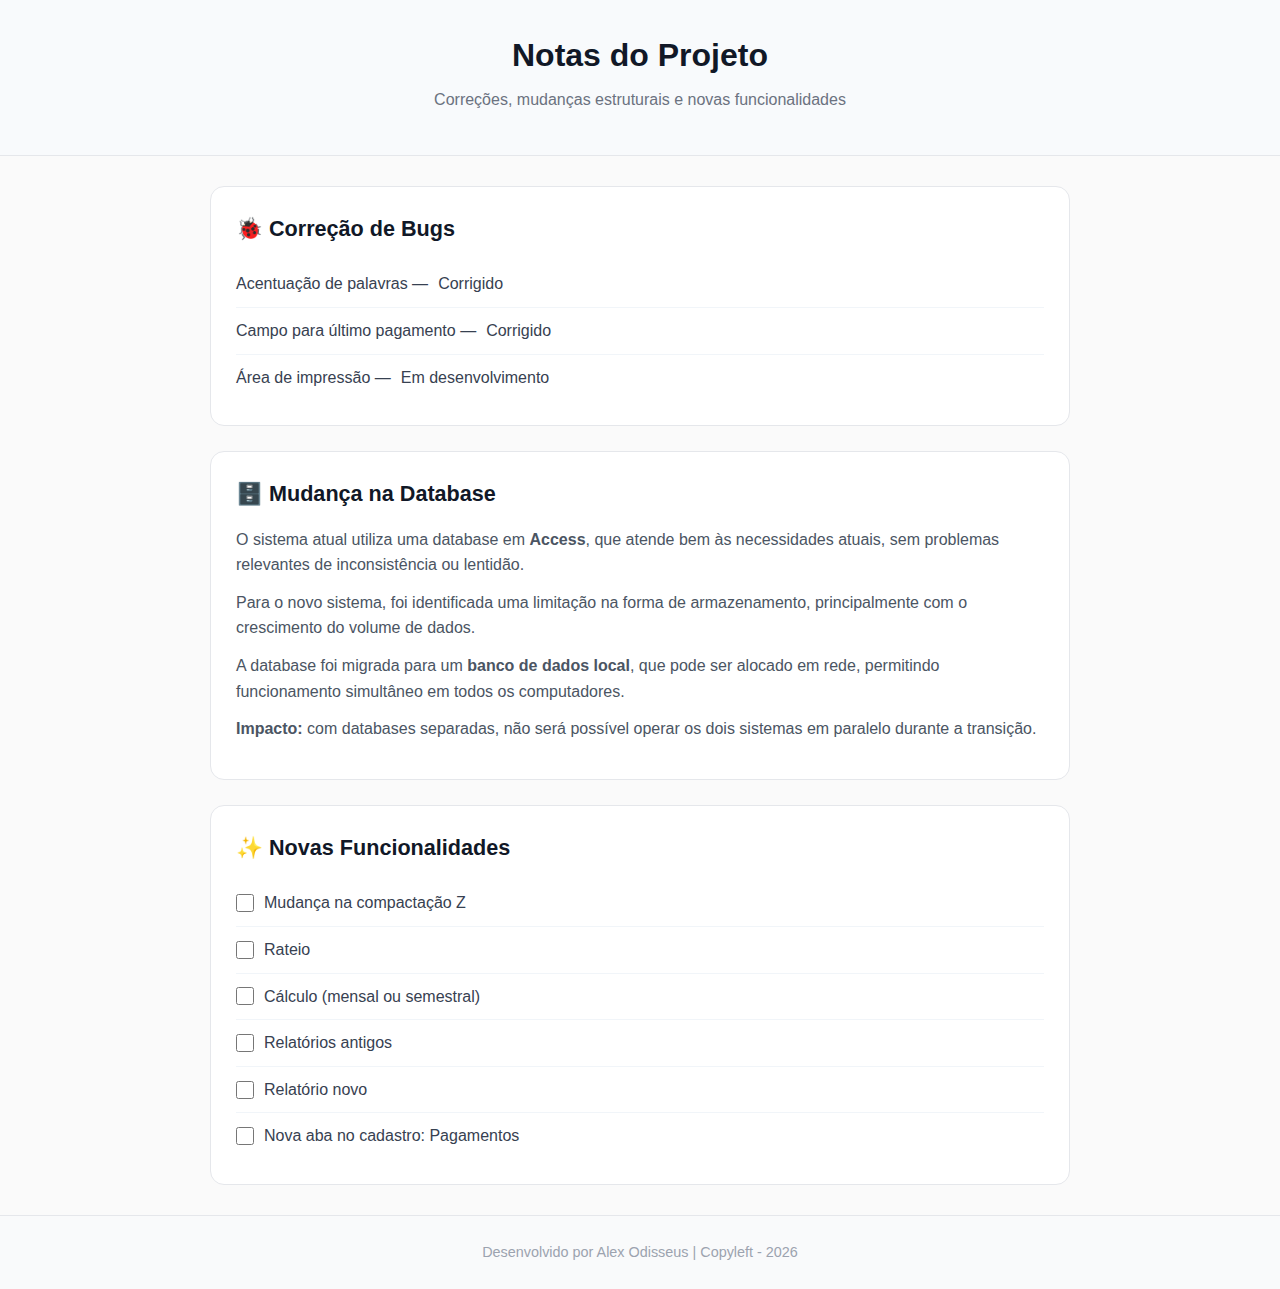
<file: index.html>
<!DOCTYPE html>
<html lang="pt-BR">
<head>
    <meta charset="UTF-8">
    <title>Notas do Projeto</title>
    <meta name="viewport" content="width=device-width, initial-scale=1.0">

    <style>
        * {
            margin: 0;
            padding: 0;
            box-sizing: border-box;
            font-family: 'Inter', Arial, sans-serif;
        }

        body {
            background: #fafafa;
            color: #374151;
            line-height: 1.6;
        }

        header {
            background: #f8fafc;
            border-bottom: 1px solid #e5e7eb;
            padding: 30px 20px;
            text-align: center;
        }

        header h1 {
            font-size: 2rem;
            color: #111827;
            margin-bottom: 6px;
        }

        header p {
            color: #6b7280;
        }

        main {
            max-width: 900px;
            margin: 30px auto;
            padding: 0 20px;
        }

        .card {
            background: #ffffff;
            border-radius: 14px;
            padding: 25px;
            margin-bottom: 25px;
            border: 1px solid #e5e7eb;
        }

        .card h2 {
            font-size: 1.35rem;
            margin-bottom: 15px;
            color: #111827;
            display: flex;
            align-items: center;
            gap: 10px;
        }

        p {
            margin-bottom: 12px;
            color: #4b5563;
        }

        ul {
            list-style: none;
        }

        li {
            display: flex;
            align-items: center;
            gap: 10px;
            padding: 10px 0;
            border-bottom: 1px solid #f1f5f9;
        }

        li:last-child {
            border-bottom: none;
        }

        input[type="checkbox"] {
            width: 18px;
            height: 18px;
            cursor: pointer;
        }

        /* RISCAR TEXTO QUANDO MARCADO */
        input[type="checkbox"]:checked + label {
            text-decoration: line-through;
            color: #9ca3af;
        }

        label {
            cursor: pointer;
        }

        footer {
            text-align: center;
            padding: 25px 15px;
            color: #9ca3af;
            font-size: 0.9rem;
            border-top: 1px solid #e5e7eb;
            background: #f9fafb;
        }

        @media (max-width: 600px) {
            header h1 {
                font-size: 1.6rem;
            }
        }
    </style>
</head>
<body>

<header>
    <h1>Notas do Projeto</h1>
    <p>Correções, mudanças estruturais e novas funcionalidades</p>
</header>

<main>

    <section class="card">
        <h2>🐞 Correção de Bugs</h2>
        <ul>
            <li>Acentuação de palavras — <span class="status-ok">Corrigido</span></li>
            <li>Campo para último pagamento — <span class="status-ok">Corrigido</span></li>
            <li>Área de impressão — <span class="status-dev">Em desenvolvimento</span></li>
        </ul>
    </section>    
    <section class="card">
        <h2>🗄️ Mudança na Database</h2>
        <p>
            O sistema atual utiliza uma database em <strong>Access</strong>, que atende bem às
            necessidades atuais, sem problemas relevantes de inconsistência ou lentidão.
        </p>
        <p>
            Para o novo sistema, foi identificada uma limitação na forma de armazenamento,
            principalmente com o crescimento do volume de dados.
        </p>
        <p>
            A database foi migrada para um <strong>banco de dados local</strong>, que pode ser
            alocado em rede, permitindo funcionamento simultâneo em todos os computadores.
        </p>
        <p>
            <strong>Impacto:</strong> com databases separadas, não será possível operar os dois
            sistemas em paralelo durante a transição.
        </p>
    </section>

    <section class="card">
        <h2>✨ Novas Funcionalidades</h2>
        <ul>
            <li>
                <input type="checkbox" id="func1">
                <label for="func1">Mudança na compactação Z</label>
            </li>
            <li>
                <input type="checkbox" id="func2">
                <label for="func2">Rateio</label>
            </li>
            <li>
                <input type="checkbox" id="func3">
                <label for="func3">Cálculo (mensal ou semestral)</label>
            </li>
            <li>
                <input type="checkbox" id="func4">
                <label for="func4">Relatórios antigos</label>
            </li>
            <li>
                <input type="checkbox" id="func5">
                <label for="func5">Relatório novo</label>
            </li>
            <li>
                <input type="checkbox" id="func6">
                <label for="func6">Nova aba no cadastro: Pagamentos</label>
            </li>
        </ul>
    </section>

</main>

<footer>
    Desenvolvido por Alex Odisseus | Copyleft - 2026
</footer>

</body>
</html>
</file>
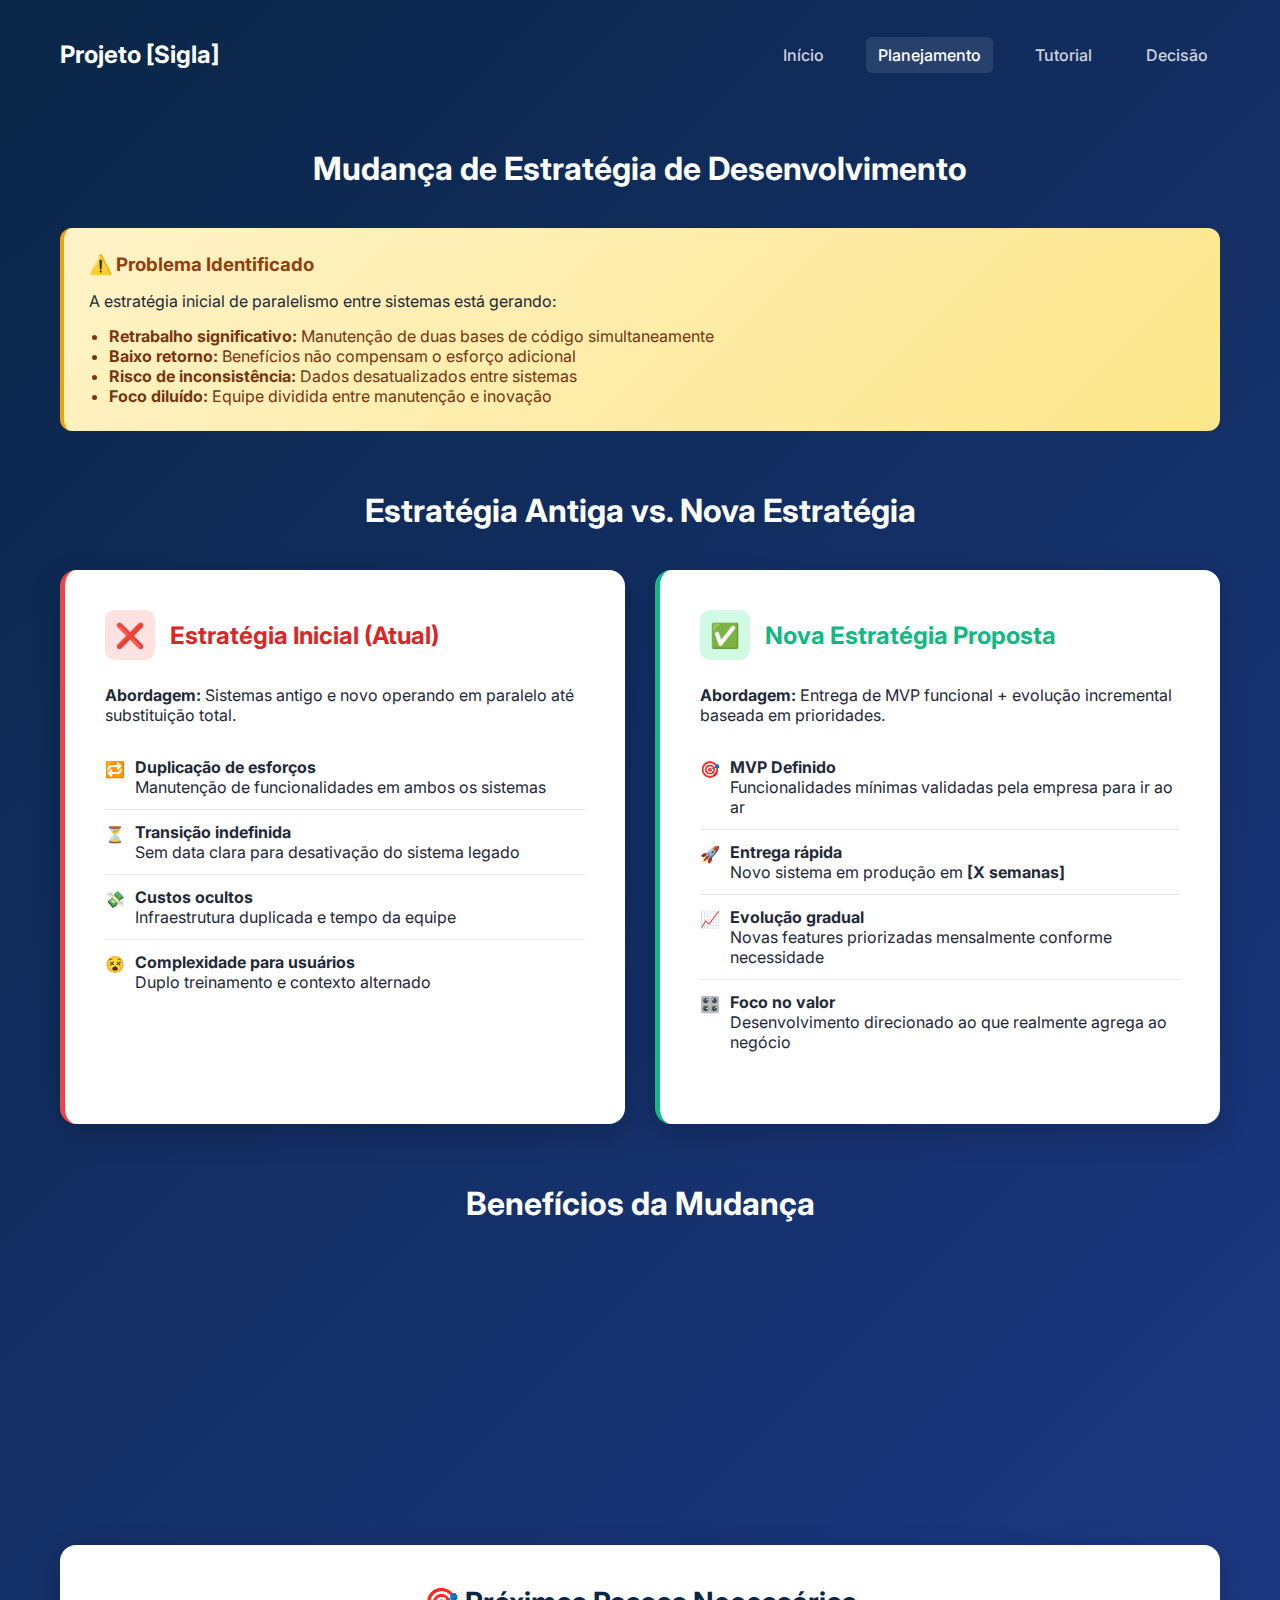
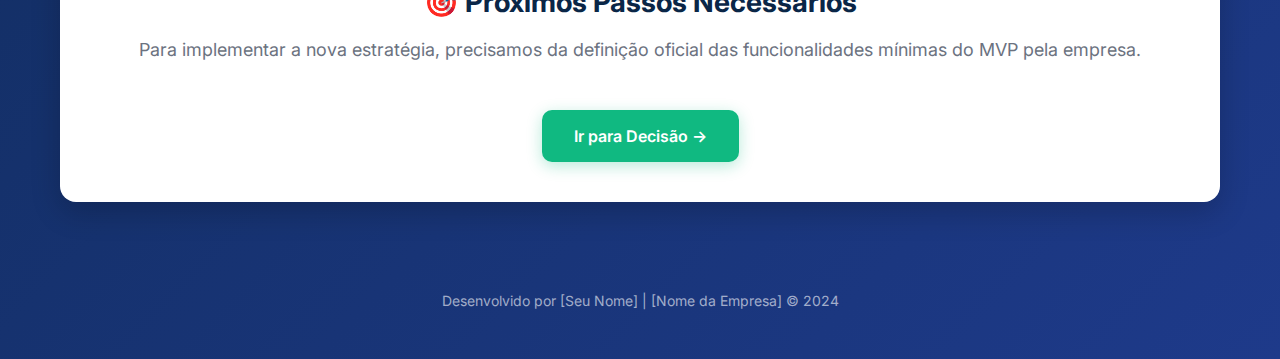
<file: planejamento.html>
<!DOCTYPE html>
<html lang="pt-BR">
<head>
    <meta charset="UTF-8">
    <meta name="viewport" content="width=device-width, initial-scale=1.0">
    <title>Planejamento - Apresentação do Projeto</title>
    <link rel="stylesheet" href="style.css">
    <link href="https://fonts.googleapis.com/css2?family=Inter:wght@300;400;500;600;700&display=swap" rel="stylesheet">
    <style>
        .strategy-section {
            margin: 60px 0;
        }

        .section-title {
            font-size: 32px;
            font-weight: 700;
            margin-bottom: 30px;
            color: white;
            text-align: center;
        }

        .comparison-grid {
            display: grid;
            grid-template-columns: 1fr 1fr;
            gap: 30px;
            margin: 40px 0;
        }

        .strategy-card {
            background: var(--card-bg);
            padding: 40px;
            border-radius: 16px;
            box-shadow: 0 10px 30px rgba(0, 0, 0, 0.2);
        }

        .strategy-card.old {
            border-left: 5px solid #EF4444;
        }

        .strategy-card.new {
            border-left: 5px solid var(--success-color);
        }

        .card-header {
            display: flex;
            align-items: center;
            gap: 15px;
            margin-bottom: 25px;
        }

        .strategy-icon {
            width: 50px;
            height: 50px;
            border-radius: 10px;
            display: flex;
            align-items: center;
            justify-content: center;
            font-size: 24px;
        }

        .old .strategy-icon {
            background: #FEE2E2;
            color: #DC2626;
        }

        .new .strategy-icon {
            background: #D1FAE5;
            color: var(--success-color);
        }

        .strategy-title {
            font-size: 24px;
            font-weight: 700;
        }

        .old .strategy-title {
            color: #DC2626;
        }

        .new .strategy-title {
            color: var(--success-color);
        }

        .feature-list {
            list-style: none;
            margin: 20px 0;
        }

        .feature-list li {
            padding: 12px 0;
            border-bottom: 1px solid var(--border-color);
            display: flex;
            align-items: flex-start;
            gap: 10px;
        }

        .feature-list li:last-child {
            border-bottom: none;
        }

        .feature-list .icon {
            margin-top: 2px;
        }

        .old .feature-list .icon {
            color: #EF4444;
        }

        .new .feature-list .icon {
            color: var(--success-color);
        }

        .problem-alert {
            background: linear-gradient(135deg, #FEF3C7 0%, #FDE68A 100%);
            border-left: 4px solid #F59E0B;
            padding: 25px;
            border-radius: 12px;
            margin: 40px 0;
        }

        .problem-alert h3 {
            color: #92400E;
            margin-bottom: 15px;
            display: flex;
            align-items: center;
            gap: 10px;
        }

        .problem-alert ul {
            color: #78350F;
            margin-left: 20px;
        }

        .benefits-grid {
            display: grid;
            grid-template-columns: repeat(auto-fit, minmax(250px, 1fr));
            gap: 20px;
            margin: 30px 0;
        }

        .benefit-card {
            background: rgba(255, 255, 255, 0.1);
            padding: 20px;
            border-radius: 12px;
            backdrop-filter: blur(10px);
            border: 1px solid rgba(255, 255, 255, 0.2);
        }

        .benefit-card h4 {
            color: white;
            margin-bottom: 10px;
            display: flex;
            align-items: center;
            gap: 10px;
        }

        .benefit-card p {
            color: rgba(255, 255, 255, 0.8);
            font-size: 14px;
        }

        .decision-box {
            background: var(--card-bg);
            padding: 40px;
            border-radius: 16px;
            text-align: center;
            margin-top: 50px;
            box-shadow: 0 10px 30px rgba(0, 0, 0, 0.2);
        }

        .decision-box h3 {
            font-size: 28px;
            margin-bottom: 20px;
            color: var(--primary-color);
        }

        .decision-box p {
            color: var(--text-light);
            margin-bottom: 30px;
            font-size: 18px;
        }

        @media (max-width: 768px) {
            .comparison-grid {
                grid-template-columns: 1fr;
            }
            
            .section-title {
                font-size: 24px;
            }
        }
    </style>
</head>
<body>
    <div class="container">
        <!-- Navbar -->
        <nav class="navbar">
            <div class="nav-logo">Projeto [Sigla]</div>
            <ul class="nav-links">
                <li><a href="index.html">Início</a></li>
                <li><a href="planejamento.html" class="active">Planejamento</a></li>
                <li><a href="tutorial.html">Tutorial</a></li>
                <li><a href="decisao.html">Decisão</a></li>
            </ul>
        </nav>

        <main>
            <!-- Contexto -->
            <section class="strategy-section">
                <h1 class="section-title">Mudança de Estratégia de Desenvolvimento</h1>
                
                <div class="problem-alert">
                    <h3>⚠️ Problema Identificado</h3>
                    <p>A estratégia inicial de paralelismo entre sistemas está gerando:</p>
                    <ul style="margin-top: 15px;">
                        <li><strong>Retrabalho significativo:</strong> Manutenção de duas bases de código simultaneamente</li>
                        <li><strong>Baixo retorno:</strong> Benefícios não compensam o esforço adicional</li>
                        <li><strong>Risco de inconsistência:</strong> Dados desatualizados entre sistemas</li>
                        <li><strong>Foco diluído:</strong> Equipe dividida entre manutenção e inovação</li>
                    </ul>
                </div>
            </section>

            <!-- Comparação de Estratégias -->
            <section class="strategy-section">
                <h2 class="section-title">Estratégia Antiga vs. Nova Estratégia</h2>
                
                <div class="comparison-grid">
                    <!-- Estratégia Antiga -->
                    <div class="strategy-card old">
                        <div class="card-header">
                            <div class="strategy-icon">❌</div>
                            <div class="strategy-title">Estratégia Inicial (Atual)</div>
                        </div>
                        
                        <p><strong>Abordagem:</strong> Sistemas antigo e novo operando em paralelo até substituição total.</p>
                        
                        <ul class="feature-list">
                            <li>
                                <span class="icon">🔁</span>
                                <div>
                                    <strong>Duplicação de esforços</strong><br>
                                    Manutenção de funcionalidades em ambos os sistemas
                                </div>
                            </li>
                            <li>
                                <span class="icon">⏳</span>
                                <div>
                                    <strong>Transição indefinida</strong><br>
                                    Sem data clara para desativação do sistema legado
                                </div>
                            </li>
                            <li>
                                <span class="icon">💸</span>
                                <div>
                                    <strong>Custos ocultos</strong><br>
                                    Infraestrutura duplicada e tempo da equipe
                                </div>
                            </li>
                            <li>
                                <span class="icon">😵</span>
                                <div>
                                    <strong>Complexidade para usuários</strong><br>
                                    Duplo treinamento e contexto alternado
                                </div>
                            </li>
                        </ul>
                    </div>

                    <!-- Nova Estratégia -->
                    <div class="strategy-card new">
                        <div class="card-header">
                            <div class="strategy-icon">✅</div>
                            <div class="strategy-title">Nova Estratégia Proposta</div>
                        </div>
                        
                        <p><strong>Abordagem:</strong> Entrega de MVP funcional + evolução incremental baseada em prioridades.</p>
                        
                        <ul class="feature-list">
                            <li>
                                <span class="icon">🎯</span>
                                <div>
                                    <strong>MVP Definido</strong><br>
                                    Funcionalidades mínimas validadas pela empresa para ir ao ar
                                </div>
                            </li>
                            <li>
                                <span class="icon">🚀</span>
                                <div>
                                    <strong>Entrega rápida</strong><br>
                                    Novo sistema em produção em <strong>[X semanas]</strong>
                                </div>
                            </li>
                            <li>
                                <span class="icon">📈</span>
                                <div>
                                    <strong>Evolução gradual</strong><br>
                                    Novas features priorizadas mensalmente conforme necessidade
                                </div>
                            </li>
                            <li>
                                <span class="icon">🎛️</span>
                                <div>
                                    <strong>Foco no valor</strong><br>
                                    Desenvolvimento direcionado ao que realmente agrega ao negócio
                                </div>
                            </li>
                        </ul>
                    </div>
                </div>
            </section>

            <!-- Benefícios da Nova Estratégia -->
            <section class="strategy-section">
                <h2 class="section-title">Benefícios da Mudança</h2>
                
                <div class="benefits-grid">
                    <div class="benefit-card">
                        <h4>🚀 Velocidade</h4>
                        <p>Desativação do sistema legado em semanas, não meses/anos</p>
                    </div>
                    <div class="benefit-card">
                        <h4>💰 Economia</h4>
                        <p>Redução de 60% nos custos de manutenção paralela</p>
                    </div>
                    <div class="benefit-card">
                        <h4>🧠 Clareza</h4>
                        <p>Equipe focada 100% no novo sistema e inovação</p>
                    </div>
                    <div class="benefit-card">
                        <h4>🔄 Flexibilidade</h4>
                        <p>Feedback real dos usuários molda o roadmap</p>
                    </div>
                    <div class="benefit-card">
                        <h4>✅ Qualidade</h4>
                        <p>Mais tempo para testes e refinamento do MVP</p>
                    </div>
                    <div class="benefit-card">
                        <h4>📊 Visibilidade</h4>
                        <p>Progresso mensurável a cada sprint</p>
                    </div>
                </div>
            </section>

            <!-- Próximos Passos -->
            <div class="decision-box">
                <h3>🎯 Próximos Passos Necessários</h3>
                <p>Para implementar a nova estratégia, precisamos da definição oficial das funcionalidades mínimas do MVP pela empresa.</p>
                
                <a href="decisao.html" class="btn-primary" style="display: inline-block; margin-top: 20px;">
                    Ir para Decisão →
                </a>
            </div>
        </main>

        <!-- Footer -->
        <footer class="footer">
            <p>Desenvolvido por [Seu Nome] | [Nome da Empresa] © 2024</p>
        </footer>
    </div>

    <script>
        // Animação de scroll suave
        document.querySelectorAll('a[href^="#"]').forEach(anchor => {
            anchor.addEventListener('click', function (e) {
                e.preventDefault();
                document.querySelector(this.getAttribute('href')).scrollIntoView({
                    behavior: 'smooth'
                });
            });
        });

        // Animação de entrada dos cards
        const observer = new IntersectionObserver((entries) => {
            entries.forEach(entry => {
                if (entry.isIntersecting) {
                    entry.target.style.opacity = '1';
                    entry.target.style.transform = 'translateY(0)';
                }
            });
        });

        document.querySelectorAll('.strategy-card, .benefit-card').forEach(card => {
            card.style.opacity = '0';
            card.style.transform = 'translateY(30px)';
            card.style.transition = 'all 0.6s ease';
            observer.observe(card);
        });
    </script>
</body>
</html>
</file>
<file: style.css>
/* Reset e Variáveis */
* {
    margin: 0;
    padding: 0;
    box-sizing: border-box;
}

:root {
    --primary-color: #0A2647;
    --secondary-color: #2563EB;
    --accent-color: #3B82F6;
    --text-color: #1F2937;
    --text-light: #6B7280;
    --bg-color: #F9FAFB;
    --card-bg: #FFFFFF;
    --border-color: #E5E7EB;
    --success-color: #10B981;
}

body {
    font-family: 'Inter', -apple-system, BlinkMacSystemFont, 'Segoe UI', sans-serif;
    background: linear-gradient(135deg, var(--primary-color) 0%, #1E3A8A 100%);
    min-height: 100vh;
    color: var(--text-color);
}

.container {
    max-width: 1200px;
    margin: 0 auto;
    padding: 20px;
}

/* Navbar */
.navbar {
    display: flex;
    justify-content: space-between;
    align-items: center;
    padding: 20px 0;
    margin-bottom: 40px;
}

.nav-logo {
    color: white;
    font-size: 24px;
    font-weight: 700;
}

.nav-links {
    display: flex;
    list-style: none;
    gap: 30px;
}

.nav-links a {
    color: rgba(255, 255, 255, 0.8);
    text-decoration: none;
    font-weight: 500;
    transition: all 0.3s ease;
    padding: 8px 12px;
    border-radius: 6px;
}

.nav-links a:hover,
.nav-links a.active {
    color: white;
    background: rgba(255, 255, 255, 0.1);
}

/* Hero Section */
.hero-section {
    display: grid;
    grid-template-columns: 1fr 1fr;
    gap: 60px;
    align-items: center;
    min-height: 70vh;
}

.hero-title {
    font-size: 48px;
    font-weight: 700;
    line-height: 1.2;
    margin-bottom: 20px;
}

.gradient-text {
    background: linear-gradient(135deg, #fff 0%, #93C5FD 100%);
    -webkit-background-clip: text;
    -webkit-text-fill-color: transparent;
    background-clip: text;
}

.hero-subtitle {
    font-size: 20px;
    color: rgba(255, 255, 255, 0.8);
    margin-bottom: 40px;
    line-height: 1.6;
}

/* Project Card */
.project-card {
    background: var(--card-bg);
    padding: 30px;
    border-radius: 16px;
    box-shadow: 0 10px 30px rgba(0, 0, 0, 0.2);
    margin-bottom: 40px;
}

.card-icon {
    font-size: 48px;
    margin-bottom: 20px;
}

.project-card h2 {
    font-size: 28px;
    margin-bottom: 15px;
    color: var(--primary-color);
}

.project-card p {
    color: var(--text-light);
    line-height: 1.6;
}

/* CTA Buttons */
.cta-buttons {
    display: flex;
    gap: 20px;
    flex-wrap: wrap;
}

.btn-primary, .btn-secondary {
    display: inline-block;
    padding: 16px 32px;
    border-radius: 10px;
    text-decoration: none;
    font-weight: 600;
    transition: all 0.3s ease;
    cursor: pointer;
}

.btn-primary {
    background: var(--success-color);
    color: white;
    box-shadow: 0 4px 15px rgba(16, 185, 129, 0.3);
}

.btn-primary:hover {
    transform: translateY(-2px);
    box-shadow: 0 6px 20px rgba(16, 185, 129, 0.4);
}

.btn-secondary {
    background: rgba(255, 255, 255, 0.1);
    color: white;
    border: 2px solid rgba(255, 255, 255, 0.3);
}

.btn-secondary:hover {
    background: rgba(255, 255, 255, 0.2);
    transform: translateY(-2px);
}

/* Hero Visual */
.hero-visual {
    display: flex;
    justify-content: center;
}

.floating-card {
    background: var(--card-bg);
    padding: 30px;
    border-radius: 16px;
    box-shadow: 0 20px 40px rgba(0, 0, 0, 0.3);
    width: 100%;
    max-width: 350px;
}

.card-header {
    display: flex;
    align-items: center;
    gap: 10px;
    margin-bottom: 20px;
    font-weight: 600;
}

.status-indicator {
    width: 12px;
    height: 12px;
    border-radius: 50%;
}

.status-indicator.online {
    background: var(--success-color);
    box-shadow: 0 0 0 3px rgba(16, 185, 129, 0.2);
}

/* Progress Bar */
.progress-bar {
    background: var(--border-color);
    height: 10px;
    border-radius: 5px;
    overflow: hidden;
    margin-bottom: 10px;
}

.progress-fill {
    background: linear-gradient(90deg, var(--success-color) 0%, #34D399 100%);
    height: 100%;
    transition: width 0.5s ease;
}

.progress-text {
    text-align: center;
    font-size: 14px;
    color: var(--text-light);
}

/* Footer */
.footer {
    text-align: center;
    margin-top: 60px;
    padding: 30px 0;
    color: rgba(255, 255, 255, 0.6);
    font-size: 14px;
}

/* Responsividade */
@media (max-width: 768px) {
    .hero-section {
        grid-template-columns: 1fr;
        text-align: center;
    }

    .hero-title {
        font-size: 36px;
    }

    .nav-links {
        gap: 15px;
    }

    .cta-buttons {
        justify-content: center;
    }

    .btn-primary, .btn-secondary {
        width: 100%;
    }
}
</file>
